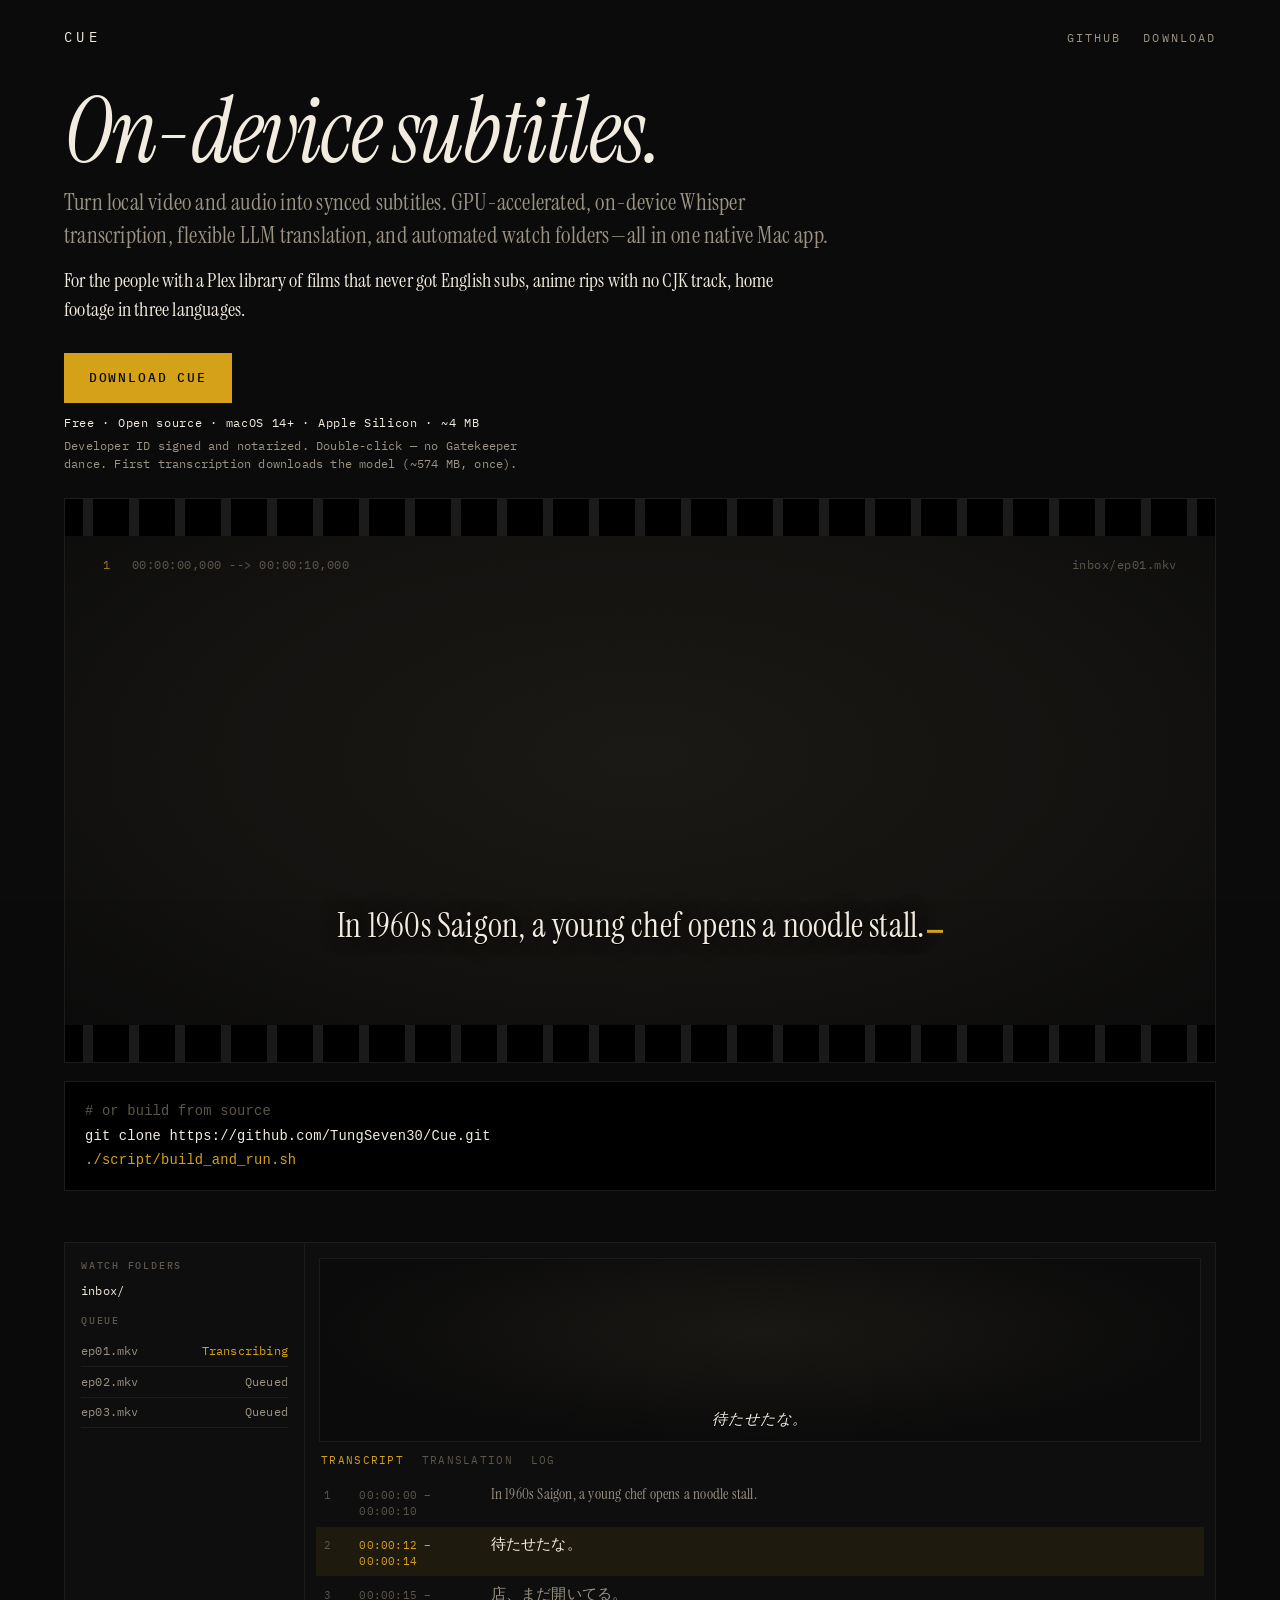
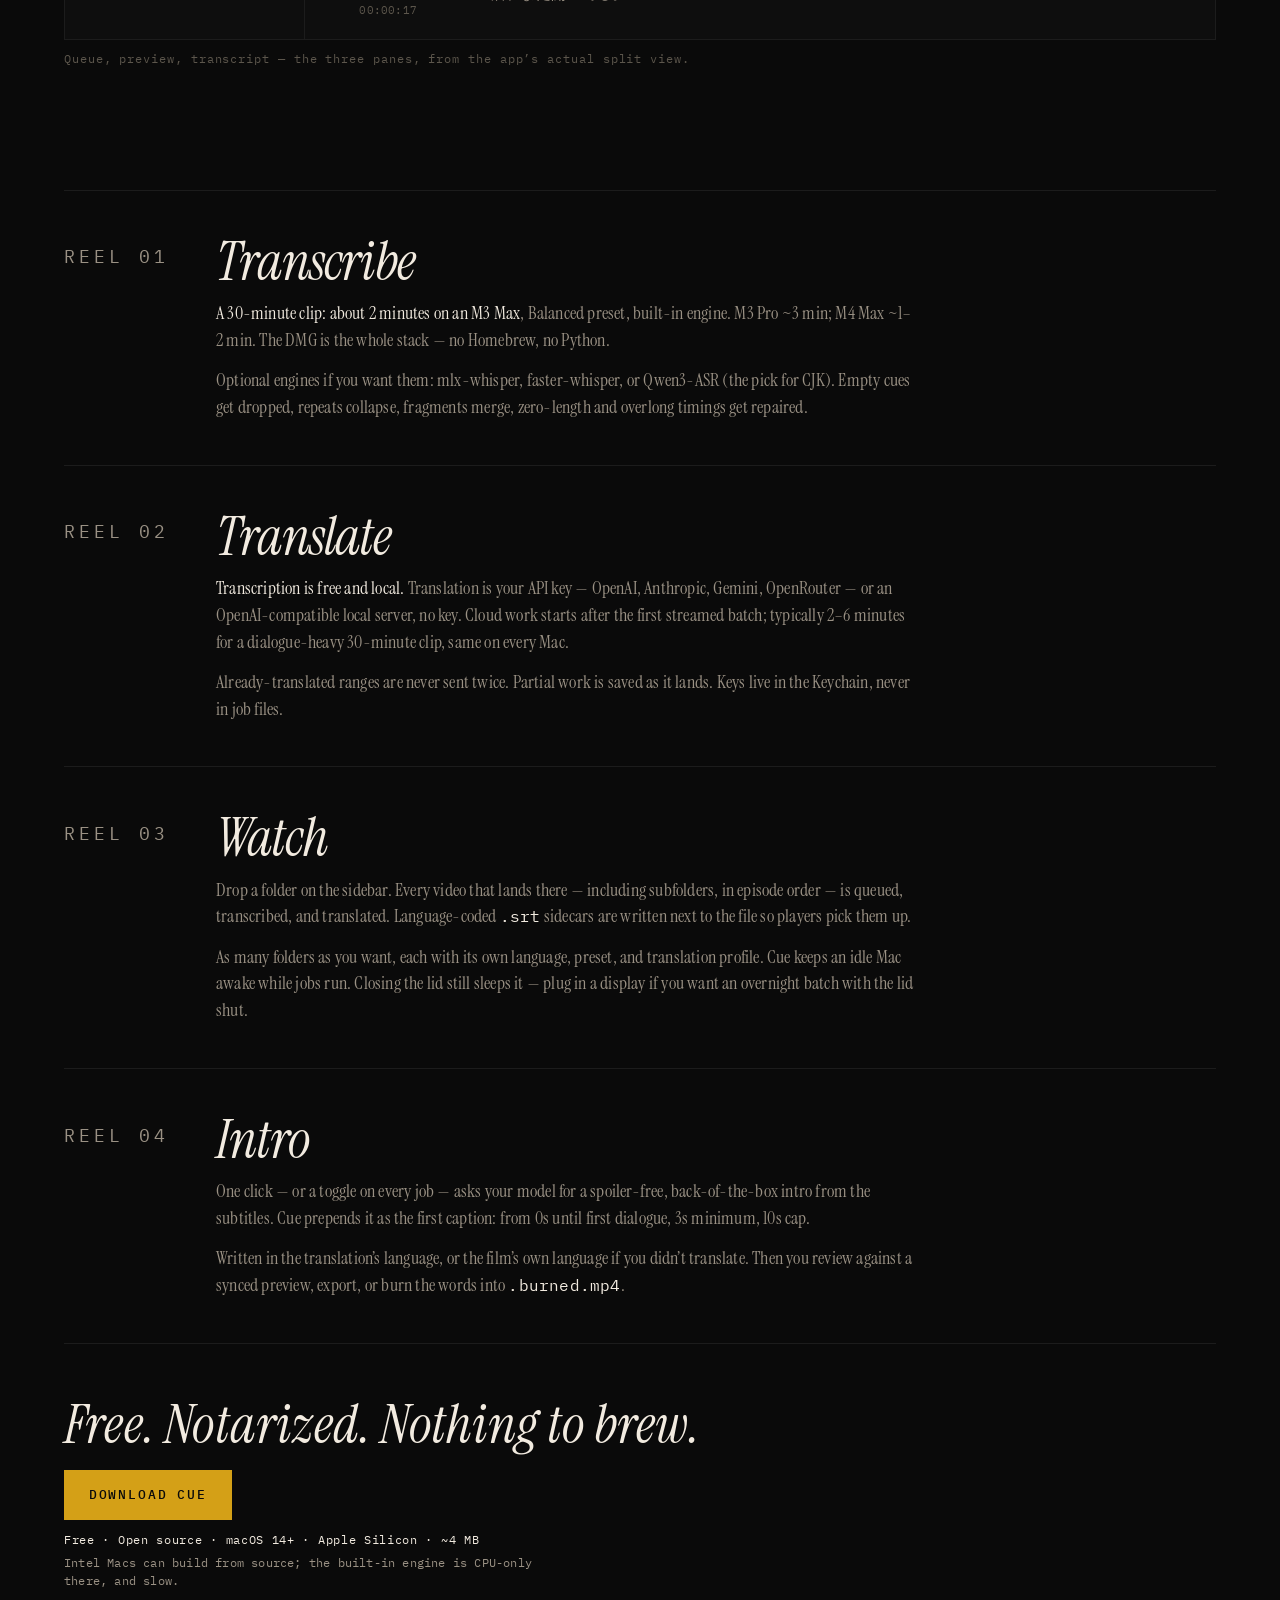
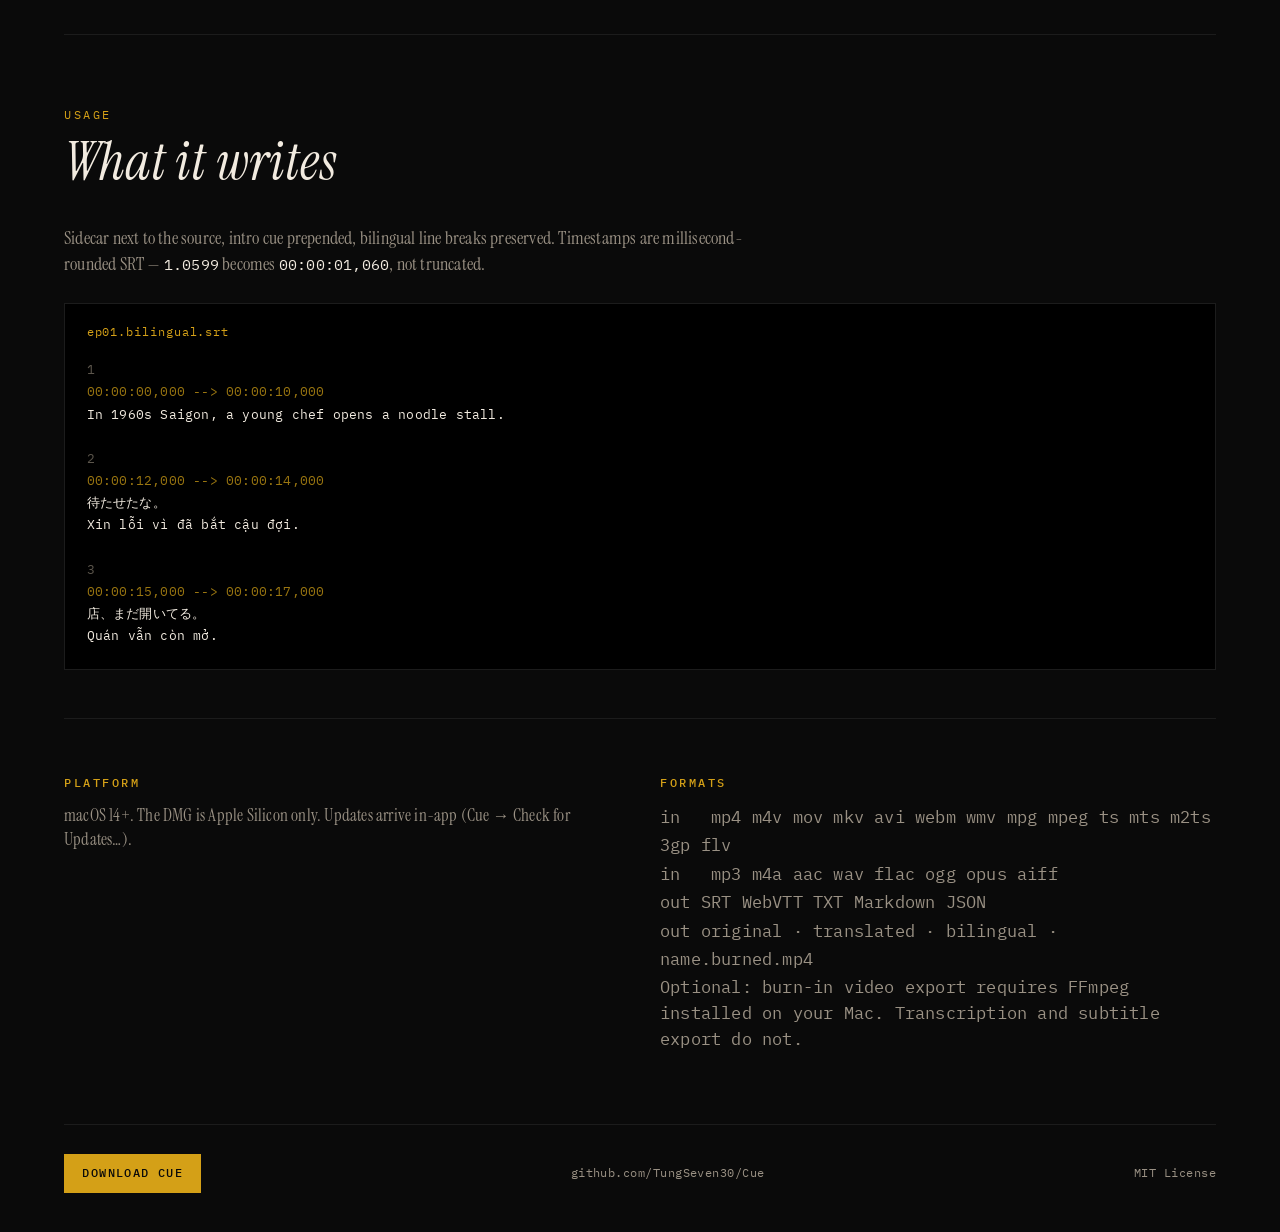
<file: docs/index.html>
<!DOCTYPE html>
<html lang="en">
<head>
  <meta charset="utf-8">
  <meta name="viewport" content="width=device-width, initial-scale=1">
  <meta name="color-scheme" content="dark">
  <meta name="theme-color" content="#0a0a0a">
  <meta name="description" content="Cue is a free, open-source Mac app that turns local video and audio into synced subtitles with on-device Whisper, flexible LLM translation, and automated watch folders.">
  <title>Cue — on-device subtitles for local video</title>

  <meta property="og:type" content="website">
  <meta property="og:url" content="https://cue.tnguyen.ai/">
  <meta property="og:title" content="Cue — on-device subtitles for local video">
  <meta property="og:description" content="On-device Whisper transcription, flexible LLM translation, and automated watch folders for local video and audio.">
  <meta property="og:image" content="https://cue.tnguyen.ai/og.png">
  <link rel="canonical" href="https://cue.tnguyen.ai/">
  <meta property="og:image:width" content="1200">
  <meta property="og:image:height" content="630">
  <meta property="og:image:alt" content="Letterboxed subtitle cue: In 1960s Saigon, a young chef opens a noodle stall.">
  <meta name="twitter:card" content="summary_large_image">
  <meta name="twitter:title" content="Cue — on-device subtitles for local video">
  <meta name="twitter:description" content="On-device Whisper transcription, flexible LLM translation, and automated watch folders for local video and audio.">
  <meta name="twitter:image" content="https://cue.tnguyen.ai/og.png">

  <link rel="preconnect" href="https://fonts.googleapis.com">
  <link rel="preconnect" href="https://fonts.gstatic.com" crossorigin>
  <link href="https://fonts.googleapis.com/css2?family=IBM+Plex+Mono:wght@400;500&family=Instrument+Serif:ital@0;1&display=swap" rel="stylesheet">
  <style>
    :root {
      --bg: #0a0a0a;
      --ink: #f2ebe0;
      --muted: #9a9184;
      --dim: #5c564c;
      --line: #1c1c1c;
      --amber: #d4a017;
      --amber-dim: #9a7610;
      --screen: #12110f;
      --serif: "Instrument Serif", "Iowan Old Style", Palatino, "Palatino Linotype", serif;
      --mono: "IBM Plex Mono", ui-monospace, "SF Mono", Menlo, monospace;
    }

    * { box-sizing: border-box; }
    html { scroll-behavior: smooth; }
    @media (prefers-reduced-motion: reduce) {
      html { scroll-behavior: auto; }
    }

    body {
      margin: 0;
      background: var(--bg);
      color: var(--ink);
      font-family: var(--serif);
      font-size: 1.25rem;
      line-height: 1.45;
      letter-spacing: 0.01em;
    }

    a {
      color: var(--amber);
      text-decoration-thickness: 1px;
      text-underline-offset: 0.22em;
    }
    a:hover { color: var(--ink); }
    p code, .note code, .gate code {
      font-family: var(--mono);
      font-size: 0.86em;
      color: var(--ink);
    }

    .skip {
      position: absolute;
      left: 1rem;
      top: -4rem;
      background: var(--amber);
      color: var(--bg);
      padding: 0.5rem 0.8rem;
      font-family: var(--mono);
      font-size: 0.75rem;
      z-index: 10;
    }
    .skip:focus { top: 1rem; }

    .grain {
      position: fixed;
      inset: 0;
      pointer-events: none;
      z-index: 8;
      opacity: 0.07;
      mix-blend-mode: overlay;
      background-image: url("data:image/svg+xml,%3Csvg xmlns='http://www.w3.org/2000/svg' width='180' height='180'%3E%3Cfilter id='n'%3E%3CfeTurbulence type='fractalNoise' baseFrequency='0.85' numOctaves='4' stitchTiles='stitch'/%3E%3C/filter%3E%3Crect width='180' height='180' filter='url(%23n)' opacity='0.9'/%3E%3C/svg%3E");
    }
    @media (prefers-reduced-motion: no-preference) {
      .grain { animation: grain-shift 1.2s steps(2) infinite; }
    }
    @keyframes grain-shift {
      0% { transform: translate(0, 0); }
      100% { transform: translate(-1.5%, 1.5%); }
    }

    .wrap {
      width: min(72rem, calc(100% - 2.5rem));
      margin-inline: auto;
    }

    header.site {
      display: flex;
      align-items: baseline;
      justify-content: space-between;
      gap: 1rem;
      padding: 1.75rem 0 0;
      font-family: var(--mono);
      font-size: 0.72rem;
      letter-spacing: 0.18em;
      text-transform: uppercase;
      color: var(--muted);
    }
    .mark {
      color: var(--ink);
      text-decoration: none;
      font-size: 0.85rem;
      letter-spacing: 0.32em;
    }
    .mark:hover { color: var(--amber); }
    .nav-links { display: flex; gap: 1.4rem; }
    .nav-links a { color: var(--muted); text-decoration: none; }
    .nav-links a:hover { color: var(--amber); }

    .hero { padding: 2.6rem 0 4.2rem; }

    .kicker {
      font-family: var(--mono);
      font-size: 0.72rem;
      letter-spacing: 0.22em;
      text-transform: uppercase;
      color: var(--amber);
      margin: 0 0 0.7rem;
    }

    .hero h1 {
      margin: 0 0 0.7rem;
      font-size: clamp(2.6rem, 8vw, 5.6rem);
      font-weight: 400;
      font-style: italic;
      line-height: 0.95;
      letter-spacing: -0.02em;
    }
    .lede {
      margin: 0 0 0.85rem;
      max-width: 34em;
      color: var(--muted);
      font-size: clamp(1.15rem, 2.2vw, 1.45rem);
    }
    .who {
      margin: 0 0 1.8rem;
      max-width: 36em;
      color: var(--ink);
      font-size: clamp(1.05rem, 2vw, 1.25rem);
    }

    .cta {
      display: inline-block;
      background: var(--amber);
      color: #0a0a0a;
      font-family: var(--mono);
      font-size: 0.82rem;
      font-weight: 500;
      letter-spacing: 0.14em;
      text-transform: uppercase;
      text-decoration: none;
      padding: 0.95rem 1.55rem;
      border: 0;
    }
    .cta:hover { color: #0a0a0a; background: #e0b01c; }
    .cta:focus-visible {
      outline: 2px solid var(--ink);
      outline-offset: 3px;
    }

    .cta-block { margin: 0 0 1.6rem; }
    .micro {
      margin: 0.75rem 0 0.35rem;
      font-family: var(--mono);
      font-size: 0.72rem;
      letter-spacing: 0.06em;
      color: var(--ink);
    }
    .gate {
      margin: 0;
      font-family: var(--mono);
      font-size: 0.72rem;
      line-height: 1.55;
      color: var(--muted);
      max-width: 42em;
    }

    .letterbox {
      margin: 0 0 1.1rem;
      background: #000;
      border: 1px solid var(--line);
    }
    .letterbox__bar {
      height: clamp(1.4rem, 3.6vw, 2.3rem);
      background:
        repeating-linear-gradient(
          90deg,
          #000 0 18px,
          #000 18px,
          #1a1a1a 18px,
          #1a1a1a 28px,
          #000 28px,
          #000 46px
        );
    }
    .letterbox__picture {
      position: relative;
      aspect-ratio: 2.35 / 1;
      background:
        radial-gradient(ellipse 70% 80% at 50% 45%, #1a1814 0%, var(--screen) 62%, #0b0b0b 100%);
      display: flex;
      flex-direction: column;
      justify-content: flex-end;
      padding: clamp(0.8rem, 3vw, 1.6rem) clamp(1rem, 4vw, 2.4rem) clamp(1.1rem, 3.5vw, 2rem);
    }
    .demo-files {
      position: absolute;
      top: clamp(0.7rem, 2.4vw, 1.2rem);
      right: clamp(1rem, 4vw, 2.4rem);
      font-family: var(--mono);
      font-size: clamp(0.62rem, 1.4vw, 0.78rem);
      letter-spacing: 0.04em;
      text-align: right;
      color: var(--dim);
    }
    .demo-srt {
      display: block;
      color: var(--amber);
      margin-top: 0.25rem;
      opacity: 0;
    }
    .demo-srt.is-on { opacity: 1; }
    .tc {
      position: absolute;
      top: clamp(0.7rem, 2.4vw, 1.2rem);
      left: clamp(1rem, 4vw, 2.4rem);
      font-family: var(--mono);
      font-size: clamp(0.62rem, 1.4vw, 0.78rem);
      color: var(--dim);
      letter-spacing: 0.04em;
    }
    .tc__id { color: var(--amber-dim); margin-right: 0.85rem; }
    .subtitle {
      margin: 0;
      text-align: center;
      font-size: clamp(1.15rem, 3.4vw, 2.15rem);
      line-height: 1.25;
      min-height: 2.6em;
      color: var(--ink);
      text-shadow: 0 1px 0 #000, 0 0 18px rgba(0, 0, 0, 0.8);
    }
    .caret {
      display: inline-block;
      width: 0.45em;
      height: 0.08em;
      margin-left: 0.08em;
      background: var(--amber);
      vertical-align: baseline;
      transform: translateY(-0.12em);
    }
    @media (prefers-reduced-motion: no-preference) {
      .caret { animation: blink 1s steps(1) infinite; }
      .demo-srt { transition: opacity 0.4s ease; }
    }
    @keyframes blink { 50% { opacity: 0; } }

    .install {
      margin: 0 0 3.2rem;
      padding: 1.1rem 1.25rem;
      background: #000;
      border: 1px solid var(--line);
      color: var(--ink);
      font-family: var(--mono);
      font-size: clamp(0.72rem, 1.6vw, 0.86rem);
      line-height: 1.7;
      overflow-x: auto;
    }
    .install .c { color: var(--dim); }
    .install .a { color: var(--amber); }

    .studio {
      margin: 0 0 0.7rem;
      display: grid;
      grid-template-columns: minmax(11rem, 15rem) 1fr;
      border: 1px solid var(--line);
      background: #0e0e0e;
      min-height: 22rem;
    }
    .studio__side {
      border-right: 1px solid var(--line);
      padding: 1rem 1rem 1.2rem;
      font-family: var(--mono);
      font-size: 0.72rem;
    }
    .studio__side h3 {
      margin: 0 0 0.55rem;
      font-size: 0.62rem;
      font-weight: 500;
      letter-spacing: 0.18em;
      text-transform: uppercase;
      color: var(--dim);
    }
    .studio__side h3 + h3 { margin-top: 1.3rem; }
    .folder { color: var(--ink); margin: 0 0 0.9rem; }
    .jobs { list-style: none; margin: 0; padding: 0; }
    .jobs li {
      display: flex;
      justify-content: space-between;
      gap: 0.6rem;
      padding: 0.4rem 0;
      color: var(--muted);
      border-bottom: 1px solid var(--line);
    }
    .jobs .on { color: var(--amber); }
    .studio__main { display: flex; flex-direction: column; min-width: 0; }
    .studio-player {
      position: relative;
      aspect-ratio: 2.35 / 1;
      max-height: 11.5rem;
      background: radial-gradient(ellipse at 50% 40%, #1a1814, #0b0b0b 70%);
      display: flex;
      align-items: flex-end;
      justify-content: center;
      padding: 0.7rem;
      margin: 0.9rem 0.9rem 0;
      border: 1px solid var(--line);
    }
    .studio-player p {
      margin: 0;
      font-size: 0.95rem;
      font-style: italic;
      text-align: center;
      text-shadow: 0 1px 0 #000;
    }
    .tabs {
      display: flex;
      gap: 1.1rem;
      padding: 0.7rem 1rem 0.5rem;
      font-family: var(--mono);
      font-size: 0.68rem;
      letter-spacing: 0.12em;
      text-transform: uppercase;
      color: var(--dim);
    }
    .tabs .on { color: var(--amber); }
    .cues { list-style: none; margin: 0; padding: 0 0.7rem 0.8rem; }
    .cues li {
      display: grid;
      grid-template-columns: 1.6rem 7.6rem 1fr;
      gap: 0.6rem;
      align-items: baseline;
      padding: 0.45rem 0.5rem;
      font-size: 0.92rem;
      color: var(--muted);
    }
    .cues .n, .cues .t {
      font-family: var(--mono);
      font-size: 0.68rem;
      color: var(--dim);
    }
    .cues .active {
      background: rgba(212, 160, 23, 0.08);
      color: var(--ink);
    }
    .cues .active .t { color: var(--amber); }
    .studio-cap {
      margin: 0 0 3.4rem;
      font-family: var(--mono);
      font-size: 0.72rem;
      letter-spacing: 0.08em;
      color: var(--dim);
    }

    .reels {
      border-top: 1px solid var(--line);
      padding: 0;
    }
    .reel {
      display: grid;
      grid-template-columns: 7.5rem 1fr;
      gap: 1.5rem 2rem;
      padding: 2.75rem 0;
      border-bottom: 1px solid var(--line);
    }
    .reel__index {
      font-family: var(--mono);
      font-size: 0.72rem;
      letter-spacing: 0.22em;
      text-transform: uppercase;
      color: var(--amber);
      padding-top: 0.55rem;
    }
    .reel h2 {
      margin: 0 0 0.7rem;
      font-size: clamp(2rem, 5vw, 3.4rem);
      font-weight: 400;
      font-style: italic;
      line-height: 1;
      letter-spacing: -0.02em;
    }
    .reel p {
      margin: 0;
      max-width: 38em;
      color: var(--muted);
      font-size: 1.15rem;
    }
    .reel p + p { margin-top: 0.85rem; }
    .stat {
      color: var(--ink);
    }

    .close {
      padding: 3.4rem 0 1.2rem;
      border-bottom: 1px solid var(--line);
    }
    .close h2 {
      margin: 0 0 1.1rem;
      font-size: clamp(2rem, 5vw, 3.4rem);
      font-weight: 400;
      font-style: italic;
      line-height: 1;
    }

    .example { padding: 4.5rem 0 3rem; }
    .example header { display: block; padding: 0 0 1.4rem; }
    .example h2 {
      margin: 0;
      font-size: clamp(2rem, 5vw, 3.4rem);
      font-weight: 400;
      font-style: italic;
      line-height: 1;
    }
    .example .note {
      margin: 0.9rem 0 1.6rem;
      color: var(--muted);
      max-width: 40em;
      font-size: 1.1rem;
    }
    .srt-file {
      margin: 0;
      padding: 1.25rem 1.35rem 1.4rem;
      background: #000;
      border: 1px solid var(--line);
      overflow-x: auto;
    }
    .srt-file .name {
      display: block;
      font-family: var(--mono);
      font-size: 0.72rem;
      color: var(--amber);
      letter-spacing: 0.08em;
      margin-bottom: 1.1rem;
    }
    .srt-file code {
      display: block;
      font-family: var(--mono);
      font-size: clamp(0.72rem, 1.55vw, 0.84rem);
      line-height: 1.65;
      color: var(--ink);
      white-space: pre;
    }
    .srt-file .n { color: var(--dim); }
    .srt-file .t { color: var(--amber-dim); }

    .meta {
      display: grid;
      grid-template-columns: 1fr 1fr;
      gap: 2.5rem;
      padding: 3.5rem 0 4.5rem;
      border-top: 1px solid var(--line);
    }
    .meta h2 {
      margin: 0 0 0.7rem;
      font-family: var(--mono);
      font-size: 0.72rem;
      font-weight: 500;
      letter-spacing: 0.22em;
      text-transform: uppercase;
      color: var(--amber);
    }
    .meta p {
      margin: 0;
      color: var(--muted);
      font-size: 1.05rem;
    }
    .formats {
      font-family: var(--mono);
      font-size: 0.78rem;
      line-height: 1.7;
      color: var(--ink);
    }

    footer {
      border-top: 1px solid var(--line);
      padding: 1.8rem 0 2.6rem;
      display: flex;
      align-items: center;
      justify-content: space-between;
      gap: 1rem;
      flex-wrap: wrap;
      font-family: var(--mono);
      font-size: 0.72rem;
      letter-spacing: 0.12em;
      text-transform: uppercase;
      color: var(--dim);
    }
    footer .cta {
      letter-spacing: 0.12em;
      padding: 0.7rem 1.15rem;
      font-size: 0.72rem;
    }
    footer a:not(.cta) {
      color: var(--muted);
      text-decoration: none;
      text-transform: none;
      letter-spacing: 0.04em;
    }
    footer a:not(.cta):hover { color: var(--amber); }

    @media (max-width: 720px) {
      .wrap { width: calc(100% - 1.6rem); }
      .reel { grid-template-columns: 1fr; gap: 0.4rem; padding: 2.1rem 0; }
      .reel__index { padding-top: 0; }
      .meta { grid-template-columns: 1fr; gap: 2rem; padding: 2.5rem 0 3rem; }
      .hero { padding: 1.8rem 0 2.8rem; }
      .studio { grid-template-columns: 1fr; }
      .studio__side { display: none; }
      .cues li { grid-template-columns: 1.4rem 1fr; }
      .cues .t { grid-column: 2; }
    }
  </style>
</head>
<body>
  <div class="grain" aria-hidden="true"></div>
  <a class="skip" href="#main">Skip to content</a>

  <div class="wrap">
    <header class="site">
      <a class="mark" href="#top">Cue</a>
      <nav class="nav-links">
        <a href="https://github.com/TungSeven30/Cue">GitHub</a>
        <a href="https://github.com/TungSeven30/cue-releases/releases/latest/download/Cue.dmg">Download</a>
      </nav>
    </header>

    <main id="main">
      <section class="hero" id="top">
        <h1>On-device subtitles.</h1>
        <p class="lede">Turn local video and audio into synced subtitles. GPU-accelerated, on-device Whisper transcription, flexible LLM translation, and automated watch folders—all in one native Mac app.</p>
        <p class="who">For the people with a Plex library of films that never got English subs, anime rips with no CJK track, home footage in three languages.</p>

        <div class="cta-block">
          <a class="cta" href="https://github.com/TungSeven30/cue-releases/releases/latest/download/Cue.dmg">Download Cue</a>
          <p class="micro">Free · Open source · macOS 14+ · Apple Silicon · ~4&nbsp;MB</p>
          <p class="gate">Developer ID signed and notarized. Double-click — no Gatekeeper dance. First transcription downloads the model (~574&nbsp;MB, once).</p>
        </div>

        <figure class="letterbox" role="img" aria-label="Watch-folder demo: a file drops in, cues stream, an SRT appears beside it">
          <div aria-hidden="true">
          <div class="letterbox__bar"></div>
          <div class="letterbox__picture">
            <div class="demo-files">
              <span>inbox/ep01.mkv</span>
              <span class="demo-srt is-on" id="demo-srt">ep01.vi.srt</span>
            </div>
            <div class="tc">
              <span class="tc__id" id="cue-id">1</span>
              <span id="cue-time">00:00:00,000 --&gt; 00:00:10,000</span>
            </div>
            <p class="subtitle" id="subtitle"><span id="subtitle-text">In 1960s Saigon, a young chef opens a noodle stall.</span><span class="caret" id="caret" aria-hidden="true"></span></p>
          </div>
          <div class="letterbox__bar"></div>
          </div>
        </figure>

        <pre class="install"><code><span class="c"># or build from source</span>
git clone https://github.com/TungSeven30/Cue.git
<span class="a">./script/build_and_run.sh</span></code></pre>

        <figure class="studio" role="img" aria-label="Cue workspace: sidebar queue, video preview with overlay, editable transcript">
          <aside class="studio__side" aria-hidden="true">
            <h3>Watch Folders</h3>
            <p class="folder">inbox/</p>
            <h3>Queue</h3>
            <ul class="jobs">
              <li><span>ep01.mkv</span><span class="on">Transcribing</span></li>
              <li><span>ep02.mkv</span><span>Queued</span></li>
              <li><span>ep03.mkv</span><span>Queued</span></li>
            </ul>
          </aside>
          <div class="studio__main" aria-hidden="true">
            <div class="studio-player">
              <p>待たせたな。</p>
            </div>
            <div class="tabs">
              <span class="on">Transcript</span>
              <span>Translation</span>
              <span>Log</span>
            </div>
            <ol class="cues">
              <li>
                <span class="n">1</span>
                <span class="t">00:00:00 – 00:00:10</span>
                <span>In 1960s Saigon, a young chef opens a noodle stall.</span>
              </li>
              <li class="active">
                <span class="n">2</span>
                <span class="t">00:00:12 – 00:00:14</span>
                <span>待たせたな。</span>
              </li>
              <li>
                <span class="n">3</span>
                <span class="t">00:00:15 – 00:00:17</span>
                <span>店、まだ開いてる。</span>
              </li>
            </ol>
          </div>
        </figure>
        <p class="studio-cap">Queue, preview, transcript — the three panes, from the app’s actual split view.</p>
      </section>

      <section class="reels" aria-label="Features">
        <article class="reel">
          <p class="reel__index">Reel 01</p>
          <div>
            <h2>Transcribe</h2>
            <p><span class="stat">A 30-minute clip: about 2 minutes on an M3 Max</span>, Balanced preset, built-in engine. M3 Pro ~3 min; M4 Max ~1–2 min. The DMG is the whole stack — no Homebrew, no Python.</p>
            <p>Optional engines if you want them: mlx-whisper, faster-whisper, or Qwen3-ASR (the pick for CJK). Empty cues get dropped, repeats collapse, fragments merge, zero-length and overlong timings get repaired.</p>
          </div>
        </article>

        <article class="reel">
          <p class="reel__index">Reel 02</p>
          <div>
            <h2>Translate</h2>
            <p><span class="stat">Transcription is free and local.</span> Translation is your API key — OpenAI, Anthropic, Gemini, OpenRouter — or an OpenAI-compatible local server, no key. Cloud work starts after the first streamed batch; typically 2–6 minutes for a dialogue-heavy 30-minute clip, same on every Mac.</p>
            <p>Already-translated ranges are never sent twice. Partial work is saved as it lands. Keys live in the Keychain, never in job files.</p>
          </div>
        </article>

        <article class="reel">
          <p class="reel__index">Reel 03</p>
          <div>
            <h2>Watch</h2>
            <p>Drop a folder on the sidebar. Every video that lands there — including subfolders, in episode order — is queued, transcribed, and translated. Language-coded <code>.srt</code> sidecars are written next to the file so players pick them up.</p>
            <p>As many folders as you want, each with its own language, preset, and translation profile. Cue keeps an idle Mac awake while jobs run. Closing the lid still sleeps it — plug in a display if you want an overnight batch with the lid shut.</p>
          </div>
        </article>

        <article class="reel">
          <p class="reel__index">Reel 04</p>
          <div>
            <h2>Intro</h2>
            <p>One click — or a toggle on every job — asks your model for a spoiler-free, back-of-the-box intro from the subtitles. Cue prepends it as the first caption: from 0s until first dialogue, 3s minimum, 10s cap.</p>
            <p>Written in the translation’s language, or the film’s own language if you didn’t translate. Then you review against a synced preview, export, or burn the words into <code>.burned.mp4</code>.</p>
          </div>
        </article>
      </section>

      <section class="close">
        <h2>Free. Notarized. Nothing to brew.</h2>
        <div class="cta-block">
          <a class="cta" href="https://github.com/TungSeven30/cue-releases/releases/latest/download/Cue.dmg">Download Cue</a>
          <p class="micro">Free · Open source · macOS 14+ · Apple Silicon · ~4&nbsp;MB</p>
          <p class="gate">Intel Macs can build from source; the built-in engine is CPU-only there, and slow.</p>
        </div>
      </section>

      <section class="example" aria-labelledby="example-title">
        <header>
          <p class="kicker">Usage</p>
          <h2 id="example-title">What it writes</h2>
        </header>
        <p class="note">Sidecar next to the source, intro cue prepended, bilingual line breaks preserved. Timestamps are millisecond-rounded SRT — <code>1.0599</code> becomes <code>00:00:01,060</code>, not truncated.</p>
        <pre class="srt-file"><span class="name">ep01.bilingual.srt</span><code><span class="n">1</span>
<span class="t">00:00:00,000 --&gt; 00:00:10,000</span>
In 1960s Saigon, a young chef opens a noodle stall.

<span class="n">2</span>
<span class="t">00:00:12,000 --&gt; 00:00:14,000</span>
待たせたな。
Xin lỗi vì đã bắt cậu đợi.

<span class="n">3</span>
<span class="t">00:00:15,000 --&gt; 00:00:17,000</span>
店、まだ開いてる。
Quán vẫn còn mở.</code></pre>
      </section>

      <section class="meta">
        <div>
          <h2>Platform</h2>
          <p>macOS 14+. The DMG is Apple Silicon only. Updates arrive in-app (Cue → Check for Updates…).</p>
        </div>
        <div>
          <h2>Formats</h2>
          <p class="formats">in &nbsp; mp4 m4v mov mkv avi webm wmv mpg mpeg ts mts m2ts 3gp flv<br>in &nbsp; mp3 m4a aac wav flac ogg opus aiff<br>out SRT WebVTT TXT Markdown JSON<br>out original · translated · bilingual · <span style="color:var(--muted)">name.burned.mp4</span></p>
          <p class="gate">Optional: burn-in video export requires FFmpeg installed on your Mac. Transcription and subtitle export do not.</p>
        </div>
      </section>
    </main>

    <footer>
      <a class="cta" href="https://github.com/TungSeven30/cue-releases/releases/latest/download/Cue.dmg">Download Cue</a>
      <a href="https://github.com/TungSeven30/Cue">github.com/TungSeven30/Cue</a>
      <a href="https://github.com/TungSeven30/Cue/blob/master/LICENSE">MIT License</a>
    </footer>
  </div>

  <script>
    (function () {
      var reduce = window.matchMedia("(prefers-reduced-motion: reduce)").matches;
      var srt = document.getElementById("demo-srt");
      if (reduce) {
        if (srt) srt.className = "demo-srt is-on";
        return;
      }

      var cues = [
        { id: "1", time: "00:00:00,000 --> 00:00:10,000", text: "In 1960s Saigon, a young chef opens a noodle stall." },
        { id: "2", time: "00:00:12,000 --> 00:00:14,000", text: "待たせたな。" },
        { id: "3", time: "00:00:15,000 --> 00:00:17,000", text: "店、まだ開いてる。" }
      ];

      var idEl = document.getElementById("cue-id");
      var timeEl = document.getElementById("cue-time");
      var textEl = document.getElementById("subtitle-text");
      var caret = document.getElementById("caret");
      var index = 0;

      function wait(ms) {
        return new Promise(function (resolve) { setTimeout(resolve, ms); });
      }

      function typeText(text) {
        return new Promise(function (resolve) {
          var i = 0;
          textEl.textContent = "";
          function step() {
            i += 1;
            textEl.textContent = text.slice(0, i);
            if (i < text.length) setTimeout(step, 28);
            else resolve();
          }
          step();
        });
      }

      async function play() {
        while (true) {
          if (srt) srt.className = "demo-srt";
          index = 0;
          caret.style.visibility = "visible";
          while (index < cues.length) {
            var cue = cues[index];
            idEl.textContent = cue.id;
            timeEl.textContent = cue.time;
            await typeText(cue.text);
            await wait(index === 0 ? 1600 : 1400);
            index += 1;
          }
          if (srt) srt.className = "demo-srt is-on";
          await wait(2200);
        }
      }

      textEl.textContent = "";
      if (srt) srt.className = "demo-srt";
      play();
    })();
  </script>
</body>
</html>
</file>
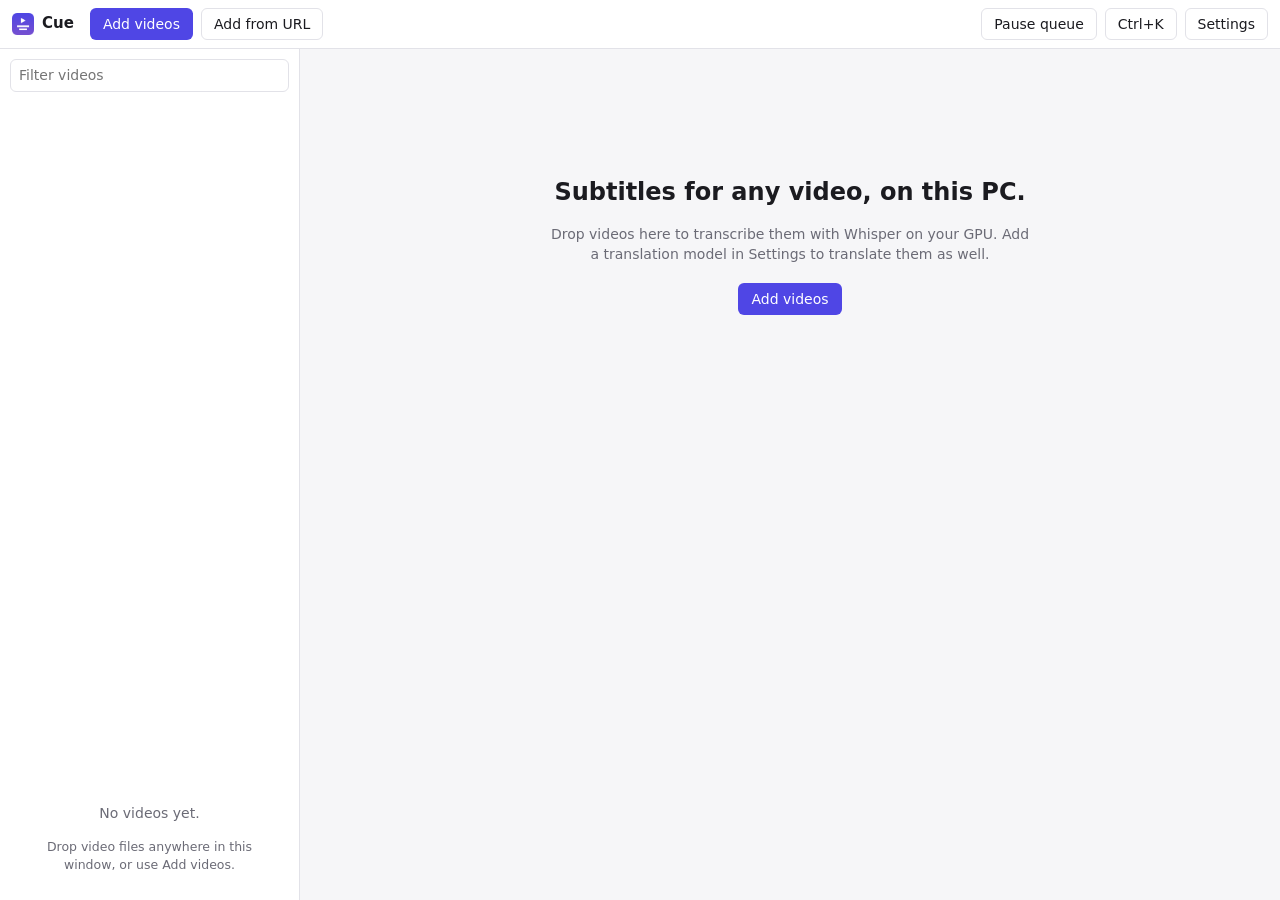
<file: windows/crates/cue-app/ui/index.html>
<!doctype html>
<html lang="en">
<head>
  <meta charset="utf-8">
  <meta name="viewport" content="width=device-width, initial-scale=1">
  <title>Cue</title>
  <link rel="stylesheet" href="style.css">
</head>
<body>
  <header class="topbar">
    <div class="brand"><img src="icon.png" alt=""><span>Cue</span></div>
    <button id="add" class="primary">Add videos</button>
    <button id="add-url" class="ghost" title="Download a video from a web page with yt-dlp">Add from URL</button>
    <span class="spacer"></span>
    <span id="queue-status" class="queue-status"></span>
    <button id="pause" class="ghost" title="Pause or resume the queue">Pause queue</button>
    <button id="open-palette" class="ghost" title="Commands (Ctrl+K)">Ctrl+K</button>
    <button id="open-settings" class="ghost">Settings</button>
  </header>

  <div class="layout">
    <aside class="sidebar">
      <input id="filter" type="search" placeholder="Filter videos" aria-label="Filter videos">
      <ul id="downloads" class="downloads" aria-label="Downloads"></ul>
      <ul id="jobs" class="jobs" aria-label="Videos"></ul>
      <div id="jobs-empty" class="jobs-empty">
        <p>No videos yet.</p>
        <p class="hint">Drop video files anywhere in this window, or use Add videos.</p>
      </div>
    </aside>

    <main id="detail" class="detail">
      <section id="welcome" class="welcome">
        <h1>Subtitles for any video, on this PC.</h1>
        <p>Drop videos here to transcribe them with Whisper on your GPU. Add a translation model in Settings to translate them as well.</p>
        <button id="welcome-add" class="primary">Add videos</button>
      </section>

      <section id="job" class="job" hidden>
        <div class="job-head">
          <div class="job-title">
            <h1 id="job-title"></h1>
            <button id="job-path" class="link" title="Show in Explorer"></button>
          </div>
          <div id="job-actions" class="actions"></div>
        </div>

        <div class="status-line">
          <span id="job-status" class="chip"></span>
          <span id="job-detail" class="muted"></span>
          <div class="bar"><div id="job-bar"></div></div>
        </div>

        <div class="overrides">
          <label>Spoken language
            <select id="ov-source"></select>
          </label>
          <label>Translate to
            <input id="ov-target" list="target-languages" placeholder="Default">
          </label>
          <label>Translation model
            <input id="ov-model" list="translation-models" placeholder="Default">
          </label>
        </div>

        <div class="workspace">
          <div class="player">
            <div class="stage">
              <video id="video" controls preload="metadata"></video>
              <div id="caption" class="caption" aria-live="off"></div>
            </div>
            <div id="video-note" class="video-note" hidden>Preview isn't available for this file type. The transcript and exports still work.</div>
            <div class="player-tools">
              <label>Captions
                <select id="caption-mode">
                  <option value="both">Original and translation</option>
                  <option value="original">Original</option>
                  <option value="translation">Translation</option>
                  <option value="off">Off</option>
                </select>
              </label>
              <label class="check"><input id="follow" type="checkbox" checked> Follow playback</label>
            </div>
          </div>

          <div class="transcript">
            <div class="transcript-head">
              <input id="search" type="search" placeholder="Search subtitles" aria-label="Search subtitles">
              <span id="counts" class="muted"></span>
            </div>
            <div id="cues" class="cues" role="table" aria-label="Subtitles"></div>
            <div id="cues-empty" class="cues-empty" hidden></div>
          </div>
        </div>

        <details class="log">
          <summary>Log</summary>
          <pre id="job-log"></pre>
        </details>
      </section>
    </main>
  </div>

  <div id="drop" class="drop" hidden><div>Drop to add</div></div>
  <div id="toasts" class="toasts" aria-live="polite"></div>

  <datalist id="target-languages"></datalist>
  <datalist id="translation-models"></datalist>

  <dialog id="settings" class="sheet">
    <form method="dialog">
      <h2>Settings</h2>
      <div class="sheet-body">
        <fieldset>
          <legend>Transcription</legend>
          <label>Whisper model <select id="s-model"></select></label>
          <label>Spoken language <select id="s-source"></select></label>
          <label class="check"><input id="s-gpu" type="checkbox"> Use the GPU</label>
          <label>Beam size <input id="s-beam" type="number" min="1" max="16"></label>
        </fieldset>
        <fieldset>
          <legend>Translation</legend>
          <label>Model <input id="s-tmodel" list="translation-models"></label>
          <p class="hint">The model name picks the provider: claude-… is Anthropic, gemini-… is Google, and nous/… uses Nous Portal directly with a separate API key. openrouter/, groq/, cerebras/, and local/ route by prefix. Other names use OpenAI.</p>
          <label>Translate to <input id="s-target" list="target-languages"></label>
          <label>Source language <input id="s-tsource" placeholder="auto"></label>
          <label>Request size
            <select id="s-chunk"><option value="safer">Safer</option><option value="balanced">Balanced</option><option value="faster">Faster</option></select>
          </label>
          <label>Parallel requests <input id="s-parallel" type="number" min="1" max="4"></label>
          <label>Local server <input id="s-endpoint" placeholder="http://localhost:1234/v1"></label>
          <label class="check"><input id="s-auto-translate" type="checkbox"> Translate automatically after transcription</label>
        </fieldset>
        <fieldset>
          <legend>Workflow</legend>
          <label class="check"><input id="s-auto-start" type="checkbox"> Start added videos right away</label>
          <label class="check"><input id="s-sidecars" type="checkbox"> Save .srt files next to each video when done</label>
          <label class="check"><input id="s-bilingual" type="checkbox"> Also save a bilingual .srt</label>
          <label class="check"><input id="s-tray" type="checkbox"> Keep running in the notification area when the window is closed</label>
          <label class="check"><input id="s-notify" type="checkbox"> Notify me when a video finishes while Cue is in the background</label>
          <label class="check"><input id="s-awake" type="checkbox"> Keep the PC awake while jobs run</label>
        </fieldset>
        <fieldset>
          <legend>Watch folders</legend>
          <p class="hint">New videos in these folders (and their subfolders) are queued automatically once they finish copying, and their .srt files are saved next to them. Changes here apply right away.</p>
          <ul id="watch-list" class="watch-list"></ul>
          <button id="watch-add" type="button">Add a folder…</button>
        </fieldset>
        <fieldset>
          <legend>Downloads</legend>
          <div class="folder-row"><span>Save to <span id="s-download-folder" class="muted"></span></span><button id="s-download-choose" type="button" class="ghost">Choose…</button></div>
          <div class="folder-row"><span id="ytdlp-state" class="muted"></span><button id="ytdlp-install" type="button" class="ghost">Install yt-dlp</button></div>
        </fieldset>
        <fieldset>
          <legend>API keys</legend>
          <p class="hint">Keys are stored in Windows Credential Manager, never in files.</p>
          <div id="keys" class="keys"></div>
        </fieldset>
        <fieldset>
          <legend>About this PC</legend>
          <dl id="diag" class="diag"></dl>
        </fieldset>
      </div>
      <div class="sheet-foot">
        <button value="cancel" class="ghost">Cancel</button>
        <button id="settings-save" value="save" class="primary">Save</button>
      </div>
    </form>
  </dialog>

  <dialog id="export" class="sheet small">
    <form method="dialog">
      <h2>Export subtitles</h2>
      <div class="sheet-body">
        <fieldset>
          <legend>Files</legend>
          <label class="check"><input type="checkbox" name="doc" value="original" checked> Original transcript</label>
          <label class="check"><input type="checkbox" name="doc" value="translated"> Translation</label>
          <label class="check"><input type="checkbox" name="doc" value="bilingual"> Bilingual (original over translation)</label>
        </fieldset>
        <fieldset>
          <legend>Formats</legend>
          <div class="formats">
            <label class="check"><input type="checkbox" name="fmt" value="srt" checked> SRT</label>
            <label class="check"><input type="checkbox" name="fmt" value="vtt"> WebVTT</label>
            <label class="check"><input type="checkbox" name="fmt" value="txt"> Text</label>
            <label class="check"><input type="checkbox" name="fmt" value="md"> Markdown</label>
            <label class="check"><input type="checkbox" name="fmt" value="json"> JSON</label>
          </div>
        </fieldset>
        <fieldset>
          <legend>Folder</legend>
          <div class="folder-row"><span id="export-folder" class="muted">Next to the video</span><button id="export-choose" type="button" class="ghost">Choose…</button></div>
        </fieldset>
        <ul id="export-result" class="export-result"></ul>
      </div>
      <div class="sheet-foot">
        <button value="cancel" class="ghost">Close</button>
        <button id="export-go" type="button" class="primary">Export</button>
      </div>
    </form>
  </dialog>

  <dialog id="url" class="sheet small">
    <form method="dialog">
      <h2>Add from URL</h2>
      <div class="sheet-body">
        <label>Page address <input id="url-input" type="text" placeholder="https://…" autocomplete="off" spellcheck="false"></label>
        <p class="hint">yt-dlp downloads the video into your downloads folder, then it joins the list like any other file. Only download what you have the right to.</p>
      </div>
      <div class="sheet-foot">
        <button value="cancel" class="ghost">Cancel</button>
        <button id="url-go" type="button" class="primary">Download</button>
      </div>
    </form>
  </dialog>

  <dialog id="burn" class="sheet small">
    <form method="dialog">
      <h2>Burn in subtitles</h2>
      <div class="sheet-body">
        <p class="hint">Renders the subtitles into a new MP4. The original video is never changed.</p>
        <fieldset>
          <legend>Subtitles</legend>
          <label class="check"><input type="radio" name="burn-doc" value="original" checked> Original transcript</label>
          <label class="check"><input type="radio" name="burn-doc" value="translated"> Translation</label>
          <label class="check"><input type="radio" name="burn-doc" value="bilingual"> Bilingual</label>
        </fieldset>
        <label>Text size
          <select id="burn-size"><option value="small">Small</option><option value="medium" selected>Medium</option><option value="large">Large</option></select>
        </label>
        <fieldset>
          <legend>Save as</legend>
          <div class="folder-row"><span id="burn-output" class="muted"></span><button id="burn-choose" type="button" class="ghost">Choose…</button></div>
        </fieldset>
        <div id="burn-progress" class="status-line" hidden>
          <span id="burn-detail" class="muted"></span>
          <div class="bar"><div id="burn-bar"></div></div>
        </div>
        <p id="burn-error" class="error-text" hidden></p>
      </div>
      <div class="sheet-foot">
        <button value="cancel" class="ghost">Close</button>
        <button id="burn-cancel" type="button" class="ghost danger" hidden>Stop</button>
        <button id="burn-go" type="button" class="primary">Burn in</button>
      </div>
    </form>
  </dialog>

  <dialog id="palette" class="palette" aria-label="Commands">
    <input id="palette-input" type="text" placeholder="Type a command or a video name" autocomplete="off" spellcheck="false">
    <ul id="palette-list" class="palette-list" role="listbox"></ul>
  </dialog>

  <script src="app.js"></script>
</body>
</html>
</file>
<file: windows/crates/cue-app/ui/style.css>
:root {
  color-scheme: light dark;
  --bg: #f6f6f8;
  --panel: #ffffff;
  --panel-2: #f0f0f4;
  --line: #e2e2e8;
  --text: #1b1b20;
  --muted: #6b6b76;
  --accent: #4f46e5;
  --accent-text: #ffffff;
  --accent-soft: #eceafd;
  --good: #15803d;
  --warn: #b45309;
  --bad: #b91c1c;
  --cue-active: #fff7d6;
  --radius: 8px;
  --font: "Segoe UI Variable Text", "Segoe UI", system-ui, sans-serif;
  --mono: "Cascadia Mono", Consolas, ui-monospace, monospace;
}

@media (prefers-color-scheme: dark) {
  :root {
    --bg: #18181c;
    --panel: #202026;
    --panel-2: #2a2a31;
    --line: #34343c;
    --text: #ececf1;
    --muted: #9a9aa6;
    --accent: #8b85ff;
    --accent-text: #111114;
    --accent-soft: #2c2a4a;
    --good: #4ade80;
    --warn: #fbbf24;
    --bad: #f87171;
    --cue-active: #3a3520;
  }
}

* { box-sizing: border-box; }
html, body { height: 100%; margin: 0; }
body {
  background: var(--bg);
  color: var(--text);
  font: 14px/1.45 var(--font);
  display: flex;
  flex-direction: column;
  overflow: hidden;
}
h1, h2 { margin: 0; font-weight: 600; }
button, input, select, textarea { font: inherit; color: inherit; }
[hidden] { display: none !important; }

button {
  border: 1px solid var(--line);
  background: var(--panel);
  border-radius: 6px;
  padding: 5px 12px;
  cursor: pointer;
  white-space: nowrap;
}
button:hover { background: var(--panel-2); }
button:disabled { opacity: .5; cursor: default; }
button.primary { background: var(--accent); color: var(--accent-text); border-color: transparent; }
button.primary:hover { filter: brightness(1.08); }
button.ghost { background: transparent; }
button.danger { color: var(--bad); }
button.link { border: 0; background: none; padding: 0; color: var(--muted); text-align: left; overflow: hidden; text-overflow: ellipsis; max-width: 100%; }
button.link:hover { color: var(--accent); text-decoration: underline; }
button:focus-visible, input:focus-visible, select:focus-visible, textarea:focus-visible { outline: 2px solid var(--accent); outline-offset: 1px; }

input, select {
  background: var(--panel);
  border: 1px solid var(--line);
  border-radius: 6px;
  padding: 5px 8px;
  min-width: 0;
}
.muted { color: var(--muted); }
.hint { color: var(--muted); font-size: 12.5px; margin: 2px 0 6px; }
.spacer { flex: 1; }

/* Top bar */
.topbar {
  display: flex;
  align-items: center;
  gap: 8px;
  padding: 8px 12px;
  background: var(--panel);
  border-bottom: 1px solid var(--line);
}
.brand { display: flex; align-items: center; gap: 8px; font-weight: 600; font-size: 15px; margin-right: 8px; }
.brand img { width: 22px; height: 22px; }
.queue-status { color: var(--muted); font-size: 13px; margin-right: 4px; }

/* Layout */
.layout { flex: 1; display: grid; grid-template-columns: 300px 1fr; min-height: 0; }
.sidebar {
  border-right: 1px solid var(--line);
  background: var(--panel);
  display: flex;
  flex-direction: column;
  min-height: 0;
}
.sidebar > input { margin: 10px; }
.jobs { list-style: none; margin: 0; padding: 0 6px 10px; overflow: auto; flex: 1; }
.jobs li {
  padding: 8px 10px;
  border-radius: var(--radius);
  cursor: pointer;
  display: grid;
  gap: 3px;
}
.jobs li:hover { background: var(--panel-2); }
.jobs li.selected { background: var(--accent-soft); }
.jobs .name { font-weight: 500; overflow: hidden; text-overflow: ellipsis; white-space: nowrap; }
.jobs .meta { display: flex; gap: 6px; align-items: center; font-size: 12px; color: var(--muted); min-width: 0; }
.jobs .meta span:last-child { overflow: hidden; text-overflow: ellipsis; white-space: nowrap; }
.jobs-empty { padding: 20px; text-align: center; color: var(--muted); }

.chip {
  display: inline-block;
  font-size: 11.5px;
  font-weight: 600;
  padding: 1px 7px;
  border-radius: 999px;
  background: var(--panel-2);
  color: var(--muted);
  white-space: nowrap;
}
.chip.running { background: var(--accent-soft); color: var(--accent); }
.chip.done { color: var(--good); }
.chip.failed { color: var(--bad); }
.chip.queued { color: var(--warn); }

.bar { height: 3px; background: var(--panel-2); border-radius: 2px; overflow: hidden; }
.bar > div { height: 100%; width: 0; background: var(--accent); transition: width .2s; }
.bar.indeterminate > div { width: 30%; animation: slide 1.2s infinite ease-in-out; }
@keyframes slide { from { margin-left: -30%; } to { margin-left: 100%; } }

/* Detail */
.detail { min-width: 0; min-height: 0; overflow: auto; }
.welcome { max-width: 520px; margin: 14vh auto 0; text-align: center; padding: 0 20px; }
.welcome h1 { font-size: 24px; margin-bottom: 8px; }
.welcome p { color: var(--muted); margin-bottom: 18px; }

.job { display: flex; flex-direction: column; gap: 12px; padding: 16px 20px 20px; min-height: 100%; }
.job-head { display: flex; gap: 16px; align-items: flex-start; justify-content: space-between; flex-wrap: wrap; }
.job-title { min-width: 0; flex: 1 1 260px; display: grid; }
.job-title h1 { font-size: 20px; overflow: hidden; text-overflow: ellipsis; white-space: nowrap; }
.actions { display: flex; gap: 6px; flex-wrap: wrap; }
.status-line { display: grid; grid-template-columns: auto 1fr; gap: 6px 10px; align-items: center; }
.status-line .bar { grid-column: 1 / -1; }

.overrides { display: flex; gap: 12px; flex-wrap: wrap; }
.overrides label { display: grid; gap: 3px; font-size: 12px; color: var(--muted); min-width: 170px; flex: 1 1 170px; max-width: 280px; }
.overrides input, .overrides select { color: var(--text); font-size: 13.5px; }
.intro { border: 1px solid var(--line); border-radius: var(--radius); padding: 8px 12px; background: var(--panel); }
.intro > summary { cursor: pointer; font-weight: 600; }
.intro > summary .muted { font-weight: 400; margin-left: 6px; }
.intro textarea { display: block; width: 100%; margin: 8px 0; resize: vertical; min-height: 60px; padding: 8px; border: 1px solid var(--line); border-radius: var(--radius); background: var(--bg); line-height: 1.45; }
.intro-tools { display: flex; gap: 8px; align-items: center; flex-wrap: wrap; }
.intro-tools label { display: flex; gap: 6px; align-items: center; font-size: 12px; color: var(--muted); margin-left: auto; }

.workspace { display: grid; grid-template-columns: minmax(320px, 46%) 1fr; gap: 16px; flex: 1; min-height: 360px; }
@media (max-width: 1100px) { .workspace { grid-template-columns: 1fr; } }

.player { display: flex; flex-direction: column; gap: 8px; align-self: start; }
.stage { position: relative; line-height: 0; }
.stage video { width: 100%; max-height: 60vh; background: #000; border-radius: var(--radius); }
.caption {
  position: absolute;
  left: 6%;
  right: 6%;
  bottom: 16%;
  line-height: 1.35;
  text-align: center;
  pointer-events: none;
  display: flex;
  flex-direction: column;
  align-items: center;
  gap: 2px;
}
.caption span {
  background: rgba(0, 0, 0, .72);
  color: #fff;
  padding: 2px 8px;
  border-radius: 4px;
  font-size: clamp(13px, 1.6vw, 20px);
  white-space: pre-line;
}
.caption span.secondary { color: #ffe58a; font-size: clamp(12px, 1.4vw, 17px); }
.video-note { color: var(--muted); font-size: 13px; }
.player-tools { display: flex; gap: 14px; align-items: center; flex-wrap: wrap; font-size: 13px; }
.player-tools label { display: flex; gap: 6px; align-items: center; }

.transcript { display: flex; flex-direction: column; min-height: 0; border: 1px solid var(--line); border-radius: var(--radius); background: var(--panel); }
.transcript-head { display: flex; gap: 10px; align-items: center; padding: 8px; border-bottom: 1px solid var(--line); }
.transcript-head input { flex: 1; }
.cues { overflow: auto; flex: 1; max-height: 64vh; }
.cue {
  display: grid;
  grid-template-columns: 74px 1fr 1fr;
  gap: 8px;
  padding: 6px 8px;
  border-bottom: 1px solid var(--line);
  align-items: start;
}
.cues.single .cue { grid-template-columns: 74px 1fr; }
.cue.active { background: var(--cue-active); }
.cue.partial { opacity: .7; }
.cue .time { font: 12px/1.6 var(--mono); color: var(--muted); border: 0; background: none; padding: 2px 0; text-align: left; }
.cue .time:hover { color: var(--accent); }
.cue textarea {
  width: 100%;
  resize: none;
  border: 1px solid transparent;
  border-radius: 4px;
  background: transparent;
  padding: 2px 4px;
  overflow: hidden;
  field-sizing: content;
  min-height: 1.6em;
  line-height: 1.45;
}
.cue textarea:hover:not(:disabled) { border-color: var(--line); }
.cue textarea:focus { border-color: var(--accent); background: var(--panel); }
.cue textarea.missing { color: var(--muted); font-style: italic; }
.cues-empty { padding: 30px 16px; text-align: center; color: var(--muted); }

.log summary { cursor: pointer; color: var(--muted); }
.log pre { font: 12px/1.5 var(--mono); background: var(--panel); border: 1px solid var(--line); border-radius: var(--radius); padding: 10px; max-height: 220px; overflow: auto; white-space: pre-wrap; }

/* Drop overlay and toasts */
.drop {
  position: fixed;
  inset: 0;
  background: color-mix(in srgb, var(--accent) 18%, transparent);
  display: grid;
  place-items: center;
  pointer-events: none;
  z-index: 10;
}
.drop div { background: var(--panel); border: 2px dashed var(--accent); padding: 26px 40px; border-radius: 14px; font-size: 18px; font-weight: 600; }
.toasts { position: fixed; right: 16px; bottom: 16px; display: grid; gap: 8px; z-index: 20; max-width: min(440px, calc(100vw - 32px)); }
.toast { background: var(--panel); border: 1px solid var(--line); border-left: 4px solid var(--accent); border-radius: var(--radius); padding: 10px 12px; box-shadow: 0 6px 24px rgba(0,0,0,.18); }
.toast.error { border-left-color: var(--bad); }

/* Dialogs */
dialog.sheet {
  border: 1px solid var(--line);
  border-radius: 12px;
  padding: 0;
  width: min(640px, calc(100vw - 32px));
  max-height: calc(100vh - 48px);
  background: var(--panel);
  color: var(--text);
  box-shadow: 0 20px 60px rgba(0,0,0,.3);
}
dialog.sheet.small { width: min(460px, calc(100vw - 32px)); }
dialog::backdrop { background: rgba(0,0,0,.35); }
dialog form { display: flex; flex-direction: column; max-height: calc(100vh - 50px); }
dialog h2 { padding: 16px 20px 8px; font-size: 18px; }
.sheet-body { overflow: auto; padding: 0 20px 8px; }
.sheet-foot { display: flex; justify-content: flex-end; gap: 8px; padding: 12px 20px; border-top: 1px solid var(--line); }
fieldset { border: 0; padding: 0; margin: 10px 0 16px; display: grid; gap: 8px; }
legend { font-weight: 600; margin-bottom: 6px; padding: 0; }
fieldset > label:not(.check), #s-python-box > label { display: grid; grid-template-columns: 150px 1fr; align-items: center; gap: 10px; }
label.check { display: flex; gap: 8px; align-items: center; }
.formats { display: flex; gap: 14px; flex-wrap: wrap; }
.folder-row { display: flex; gap: 10px; align-items: center; justify-content: space-between; }
.folder-row span { overflow: hidden; text-overflow: ellipsis; white-space: nowrap; }
.keys { display: grid; gap: 6px; }
.key { display: grid; grid-template-columns: 110px 1fr auto auto; gap: 8px; align-items: center; }
.key .state { font-size: 12px; }
.key .state.saved { color: var(--good); }
.diag { display: grid; grid-template-columns: 120px 1fr; gap: 4px 10px; margin: 0; font-size: 13px; }
.diag dt { color: var(--muted); }
.diag dd { margin: 0; overflow-wrap: anywhere; }
.export-result { list-style: none; padding: 0; margin: 0; display: grid; gap: 4px; min-width: 0; }
.export-result button { display: block; width: 100%; }

/* Sidebar groups and downloads */
.jobs li.group {
  cursor: pointer;
  display: flex;
  gap: 6px;
  align-items: center;
  padding: 10px 6px 4px;
  font-size: 12px;
  font-weight: 600;
  color: var(--muted);
  border-radius: 0;
}
.jobs li.group:hover { background: none; color: var(--text); }
.jobs li.group .caret { width: 10px; transition: transform .15s; }
.jobs li.group.collapsed .caret { transform: rotate(-90deg); }
.jobs li.group .count { font-weight: 400; margin-left: auto; }
.jobs li.group span.label { overflow: hidden; text-overflow: ellipsis; white-space: nowrap; }
.tag { font-size: 10.5px; padding: 0 5px; border-radius: 4px; border: 1px solid var(--line); color: var(--muted); }
.downloads { list-style: none; margin: 0; padding: 0 6px; display: grid; gap: 4px; }
.downloads:empty { display: none; }
.downloads li { border: 1px solid var(--line); border-radius: var(--radius); padding: 6px 8px; display: grid; gap: 3px; font-size: 12.5px; }
.downloads .row { display: flex; gap: 6px; align-items: center; min-width: 0; }
.downloads .url { flex: 1; overflow: hidden; text-overflow: ellipsis; white-space: nowrap; }
.downloads .detail-text { color: var(--muted); overflow: hidden; text-overflow: ellipsis; white-space: nowrap; }
.downloads li.failed .detail-text { color: var(--bad); white-space: normal; overflow-wrap: anywhere; }
.downloads button { padding: 1px 8px; font-size: 12px; }
.sidebar > .downloads { margin-bottom: 6px; }

/* Watch folders */
.watch-list { list-style: none; padding: 0; margin: 0; display: grid; gap: 8px; }
.watch-list li { border: 1px solid var(--line); border-radius: var(--radius); padding: 8px 10px; display: grid; gap: 6px; }
.watch-list .head { display: flex; gap: 8px; align-items: center; min-width: 0; }
.watch-list .head .path { flex: 1; min-width: 0; overflow: hidden; text-overflow: ellipsis; white-space: nowrap; }
.watch-list .profile { display: flex; gap: 8px; flex-wrap: wrap; }
.watch-list .profile label { display: grid; gap: 2px; font-size: 12px; color: var(--muted); flex: 1 1 140px; }
.watch-list .profile input, .watch-list .profile select { color: var(--text); }
.watch-list .error-text { margin: 0; }
.error-text { color: var(--bad); font-size: 13px; overflow-wrap: anywhere; }
.sheet-body > label:not(.check) { display: grid; gap: 4px; margin: 6px 0; }

/* Command palette */
dialog.palette {
  border: 1px solid var(--line);
  border-radius: 12px;
  padding: 0;
  width: min(560px, calc(100vw - 32px));
  margin-top: 12vh;
  background: var(--panel);
  color: var(--text);
  box-shadow: 0 20px 60px rgba(0,0,0,.3);
}
dialog.palette input { width: 100%; border: 0; border-bottom: 1px solid var(--line); border-radius: 0; padding: 12px 14px; font-size: 15px; background: transparent; }
dialog.palette input:focus-visible { outline: none; }
.palette-list { list-style: none; margin: 0; padding: 6px; max-height: 50vh; overflow: auto; }
.palette-list li { padding: 7px 10px; border-radius: 6px; cursor: pointer; display: flex; gap: 10px; align-items: center; }
.palette-list li .kind { margin-left: auto; font-size: 12px; color: var(--muted); }
.palette-list li.active { background: var(--accent-soft); }
.palette-list li.empty { color: var(--muted); cursor: default; }
.row-actions { display: flex; gap: 8px; align-items: center; flex-wrap: wrap; margin: 4px 0 8px; }
#s-python-status { overflow-wrap: anywhere; }
#s-python-box:not([hidden]) { display: contents; }
</file>
